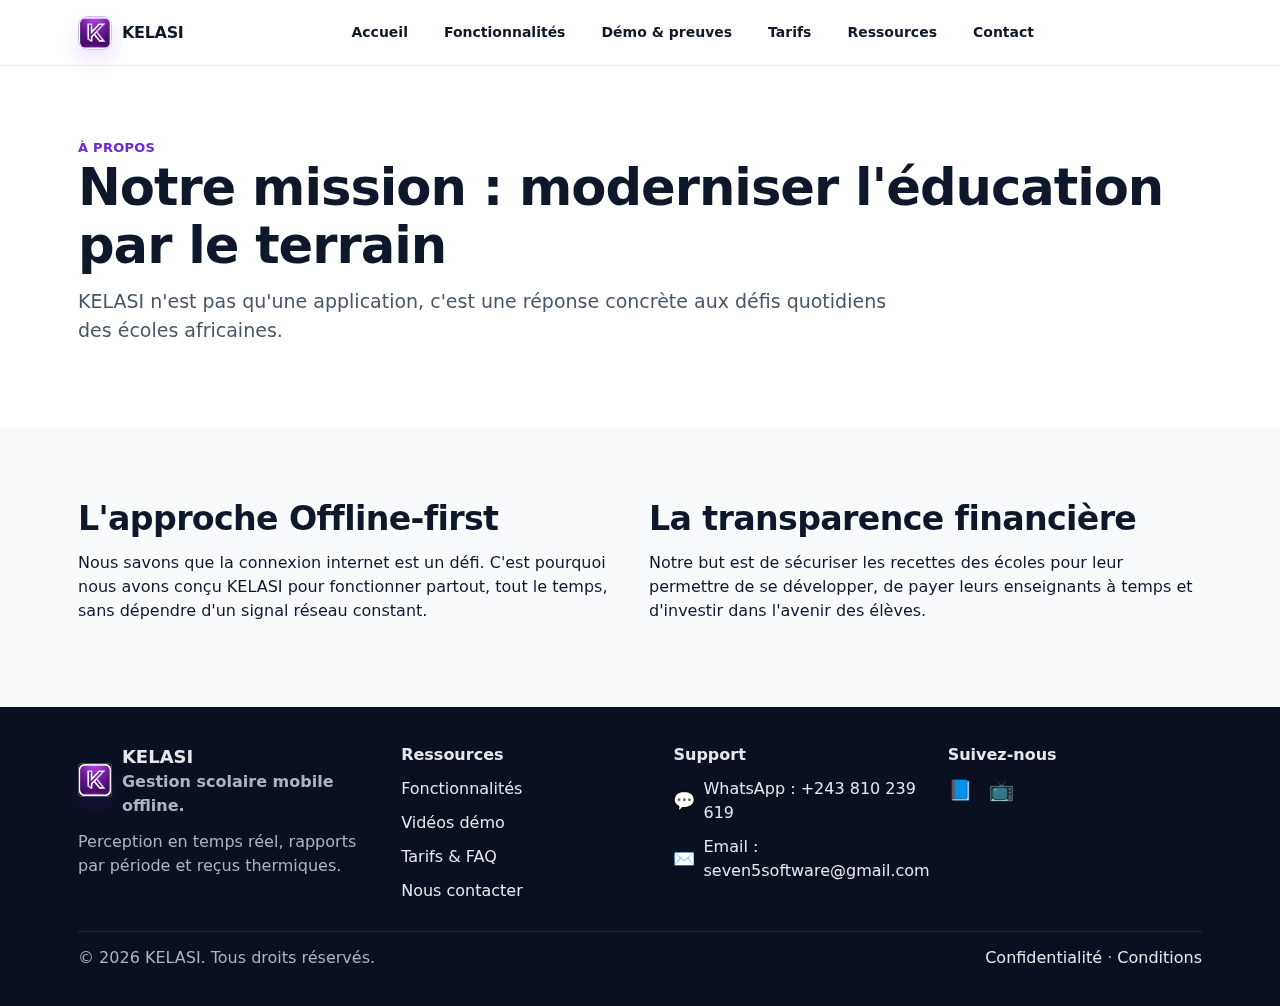
<file: apropos.html>
<!doctype html>
<html lang="fr">
<head>
  <meta charset="utf-8"/>
  <meta name="viewport" content="width=device-width,initial-scale=1"/>
  <title>À propos — KELASI</title>
  <meta name="description" content="À propos de KELASI : mission, valeurs et approche terrain pour une gestion scolaire mobile et offline-first."/>
  <link rel="canonical" href="https://kelasi.app/apropos.html"/>
  <meta name="robots" content="index,follow"/>
  <meta name="theme-color" content="#6D28D9"/>
  <link rel="stylesheet" href="assets/css/style.css"/>
  
</head>
<body>
<header class="header">
  <div class="container">
    <nav class="nav" aria-label="Navigation principale">
      <a class="brand" href="index.html">
        <img src="assets/media/logo.jpg" class="logo" alt="LOGO">
        <span>KELASI</span>
      </a>

      <div class="navlinks" role="navigation">
        <a data-nav href="index.html">Accueil</a>
        <a data-nav href="fonctionnalites.html">Fonctionnalités</a>
        <a data-nav href="demo.html">Démo & preuves</a>
        <a data-nav href="tarifs.html">Tarifs</a>
        <a data-nav href="ressources.html">Ressources</a>
        <a data-nav href="contact.html">Contact</a>
      </div>

      <div class="navcta">
        <button class="burger" type="button" data-burger aria-label="Ouvrir le menu" aria-expanded="false">
          <svg class="menu-icon" width="20" height="20" viewBox="0 0 24 24" fill="none" xmlns="http://www.w3.org/2000/svg" aria-hidden="true">
            <path d="M3 6h18M3 12h18M3 18h18" stroke="currentColor" stroke-width="2" stroke-linecap="round" stroke-linejoin="round"/>
          </svg>
        </button>
      </div>
    </nav>

    <div class="mobilemenu" data-mobilemenu data-open="false" aria-label="Menu mobile">
      <a data-nav href="index.html">Accueil</a>
      <a data-nav href="fonctionnalites.html">Fonctionnalités</a>
      <a data-nav href="cas-dusage.html">Cas d’usage</a>
      <a data-nav href="demo.html">Démo & preuves</a>
      <a data-nav href="tarifs.html">Tarifs</a>
      <a data-nav href="ressources.html">Ressources</a>
      <a data-nav href="apropos.html">À propos</a>
      <a data-nav href="contact.html">Contact</a>
      <div class="cta">
        <a class="btn primary full" href="contact.html#demo">Demander une démo</a>
        <a class="btn outline full" href="demo.html">Voir la vidéo</a>
      </div>
    </div>
  </div>
</header>

<section class="section">
  <div class="container">
    <div class="kicker">À propos</div>
    <h1>Notre mission : moderniser l'éducation par le terrain</h1>
    <p class="lead">KELASI n'est pas qu'une application, c'est une réponse concrète aux défis quotidiens des écoles africaines.</p>
  </div>
</section>

<section class="section soft">
  <div class="container">
    <div class="grid two" style="align-items:center;">
      <div>
        <h2>L'approche Offline-first</h2>
        <p>Nous savons que la connexion internet est un défi. C'est pourquoi nous avons conçu KELASI pour fonctionner partout, tout le temps, sans dépendre d'un signal réseau constant.</p>
      </div>
      <div>
        <h2>La transparence financière</h2>
        <p>Notre but est de sécuriser les recettes des écoles pour leur permettre de se développer, de payer leurs enseignants à temps et d'investir dans l'avenir des élèves.</p>
      </div>
    </div>
  </div>
</section>

<footer class="footer">
  <div class="container">
    <div class="footergrid">
      <div>
        <div class="brandline">
          <img src="assets/media/logo.jpg" class="logo" importance="high" alt="Logo KELASI" style="border-radius:4px;">
          <div>
            <div style="font-size:18px; font-weight:bold;">KELASI</div>
            <div class="muted">Gestion scolaire mobile offline.</div>
          </div>
        </div>
        <div style="margin-top:12px" class="muted">
          Perception en temps réel, rapports par période et reçus thermiques.
        </div>
      </div>

      <div>
        <div style="font-weight:900">Ressources</div>
        <ul>
          <li><a href="fonctionnalites.html">Fonctionnalités</a></li>
          <li><a href="demo.html">Vidéos démo</a></li>
          <li><a href="tarifs.html">Tarifs & FAQ</a></li>
          <li><a href="contact.html">Nous contacter</a></li>
        </ul>
      </div>

      <div>
        <div style="font-weight:900">Support</div>
        <ul style="list-style:none; padding:0;">
          <li style="margin-bottom:8px;">
            <a href="https://wa.me/243810239619" style="display:flex; align-items:center; gap:8px;">
              <span style="font-size:18px;">💬</span> WhatsApp : +243 810 239 619
            </a>
          </li>
          <li style="margin-bottom:8px;">
            <a href="mailto:seven5software@gmail.com" style="display:flex; align-items:center; gap:8px;">
              <span style="font-size:18px;">✉️</span> Email : seven5software@gmail.com
            </a>
          </li>
        </ul>
      </div>

      <div>
        <div style="font-weight:900">Suivez-nous</div>
        <div style="display:flex; gap:16px; margin-top:8px;">
          <a href="https://www.facebook.com/profile.php?id=61579936882814" target="_blank" title="Facebook" style="font-size:20px;">📘</a>
          <a href="https://www.youtube.com/@seven5-org" target="_blank" title="YouTube" style="font-size:20px;">📺</a>
        </div>
      </div>
    </div>

    <div class="bottom">
      <div class="muted">© <span id="y"></span> KELASI. Tous droits réservés.</div>
      <div class="muted">
        <a href="confidentialite.html">Confidentialité</a> ·
        <a href="conditions.html">Conditions</a>
      </div>
    </div>
  </div>

  <script>document.getElementById("y").textContent=new Date().getFullYear();</script>
</footer>
<script src="assets/js/main.js" defer></script>
</body>
</html>
</file>
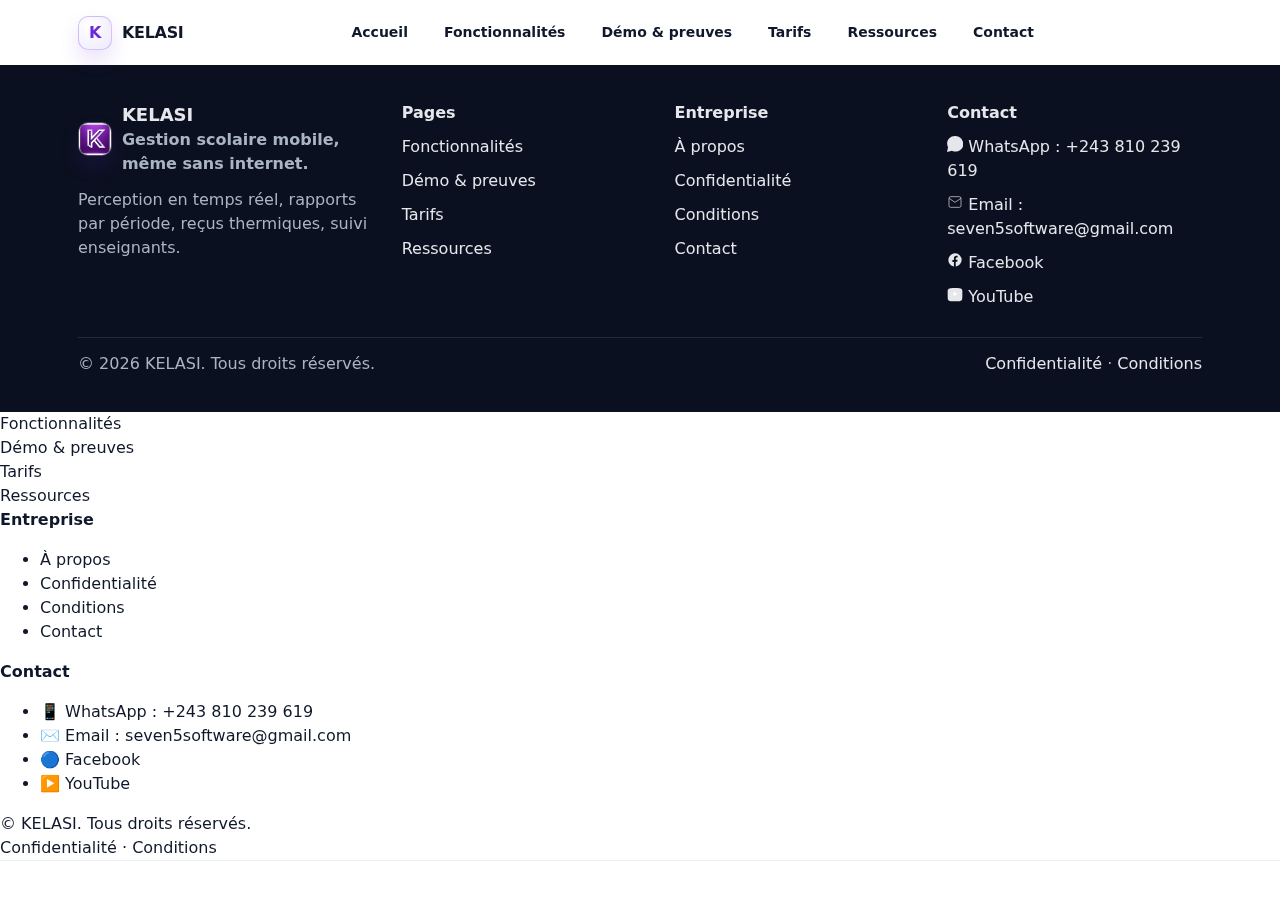
<file: conditions.html>
<!doctype html>
<html lang="fr">
<head>
  <meta charset="utf-8"/>
  <meta name="viewport" content="width=device-width,initial-scale=1"/>
  <title>Conditions — KELASI</title>
  <meta name="description" content="Conditions d’utilisation de KELASI : comptes, usage, données, paiement, support et limitations."/>
  <link rel="canonical" href="https://kelasi.app/conditions.html"/>
  <meta name="robots" content="index,follow"/>
  <meta name="theme-color" content="#6D28D9"/>
  <link rel="stylesheet" href="assets/css/style.css"/>
  
</head>
<body>
<header class="header">
  <div class="container">
    <nav class="nav" aria-label="Navigation principale">
      <a class="brand" href="index.html">
        <div class="logo" aria-hidden="true">K</div>
        <span>KELASI</span>
      </a>

      <div class="navlinks" role="navigation">
        <a data-nav href="index.html">Accueil</a>
        <a data-nav href="fonctionnalites.html">Fonctionnalités</a>
        <a data-nav href="demo.html">Démo & preuves</a>
        <a data-nav href="tarifs.html">Tarifs</a>
        <a data-nav href="ressources.html">Ressources</a>
        <a data-nav href="contact.html">Contact</a>
      </div>

      <div class="navcta">
        <button class="burger" type="button" data-burger aria-label="Ouvrir le menu" aria-expanded="false">
          <svg class="menu-icon" width="20" height="20" viewBox="0 0 24 24" fill="none" xmlns="http://www.w3.org/2000/svg" aria-hidden="true">
            <path d="M3 6h18M3 12h18M3 18h18" stroke="currentColor" stroke-width="2" stroke-linecap="round" stroke-linejoin="round"/>
          </svg>
        </button>
      </div>
    </nav>

    <div class="mobilemenu" data-mobilemenu data-open="false" aria-label="Menu mobile">
      <a data-nav href="index.html">Accueil</a>
      <a data-nav href="fonctionnalites.html">Fonctionnalités</a>
      <a data-nav href="cas-dusage.html">Cas d’usage</a>
      <a data-nav href="demo.html">Démo & preuves</a>
      <a data-nav href="tarifs.html">Tarifs</a>
      <a data-nav href="ressources.html">Ressources</a>
      <a data-nav href="apropos.html">À propos</a>
      <a data-nav href="contact.html">Contact</a>
      <div class="cta">
        <a class="btn primary full" href="contact.html#demo">Demander une démo</a>
        <a class="btn outline full" href="demo.html">Voir la vidéo</a>
      </div>
    </div>
  </div>
<footer class="footer">
  <div class="container">
    <div class="footergrid">
      <div>
        <div class="brandline">
          <img src="/assets/media/logo.jpg" class="logo" importance="high" alt="Logo KELASI">
          <div>
            <div style="font-size:18px">KELASI</div>
            <div class="muted">Gestion scolaire mobile, même sans internet.</div>
          </div>
        </div>
        <div style="margin-top:12px" class="muted">
          Perception en temps réel, rapports par période, reçus thermiques, suivi enseignants.
        </div>
      </div>

      <div>
        <div style="font-weight:900">Pages</div>
        <ul>
          <li><a href="fonctionnalites.html">Fonctionnalités</a></li>
          <li><a href="demo.html">Démo & preuves</a></li>
          <li><a href="tarifs.html">Tarifs</a></li>
          <li><a href="ressources.html">Ressources</a></li>
        </ul>
      </div>

      <div>
        <div style="font-weight:900">Entreprise</div>
        <ul>
          <li><a href="apropos.html">À propos</a></li>
          <li><a href="confidentialite.html">Confidentialité</a></li>
          <li><a href="conditions.html">Conditions</a></li>
          <li><a href="contact.html">Contact</a></li>
        </ul>
      </div>

      <div>
        <div style="font-weight:900">Contact</div>
        <ul>
          <li class="muted">
            <a href="https://wa.me/243810239619" aria-label="WhatsApp">
              <svg width="16" height="16" viewBox="0 0 24 24" fill="none" xmlns="http://www.w3.org/2000/svg" aria-hidden="true">
                <path d="M21.6 4.2A11.9 11.9 0 0012 0C5.4 0 .2 4.9.2 11.3c0 2  .5 3.9 1.4 5.6L0 24l7.5-2.0c1.6.9 3.4 1.4 5.2 1.4 6.6 0 11.8-4.9 11.8-11.3 0-1.9-.5-3.7-1.5-5.3z" stroke="currentColor" stroke-width="0" fill="currentColor"/>
              </svg>
              WhatsApp : +243 810 239 619
            </a>
          </li>
          <li class="muted">
            <a href="mailto:seven5software@gmail.com" aria-label="Email">
              <svg width="16" height="16" viewBox="0 0 24 24" fill="none" xmlns="http://www.w3.org/2000/svg" aria-hidden="true">
                <path d="M3 6.5v11A2.5 2.5 0 005.5 20h13a2.5 2.5 0 002.5-2.5v-11A2.5 2.5 0 0018.5 4h-13A2.5 2.5 0 003 6.5z" stroke="currentColor" stroke-width="1" fill="none"/>
                <path d="M21 6.5l-9 6-9-6" stroke="currentColor" stroke-width="1" fill="none"/>
              </svg>
              Email : seven5software@gmail.com
            </a>
          </li>
          <li class="muted">
            <a href="https://www.facebook.com/profile.php?id=61579936882814" target="_blank" rel="noopener noreferrer" aria-label="Facebook">
              <svg width="16" height="16" viewBox="0 0 24 24" fill="none" xmlns="http://www.w3.org/2000/svg" aria-hidden="true">
                <path d="M22 12a10 10 0 10-11.6 9.9v-7H8.1v-3h2.3V9.3c0-2.3 1.4-3.6 3.5-3.6 1 0 2 .1 2 .1v2.3h-1.2c-1.2 0-1.6.8-1.6 1.6v1.9h2.7l-.4 3h-2.3v7A10 10 0 0022 12z" stroke="currentColor" stroke-width="0" fill="currentColor"/>
              </svg>
              Facebook
            </a>
          </li>
          <li class="muted">
            <a href="https://www.youtube.com/@seven5-org" target="_blank" rel="noopener noreferrer" aria-label="YouTube">
              <svg width="16" height="16" viewBox="0 0 24 24" fill="none" xmlns="http://www.w3.org/2000/svg" aria-hidden="true">
                <path d="M23 7s-.2-1.6-.8-2.3c-.8-.9-1.7-.9-2.1-1C17.6 3 12 3 12 3s-5.6 0-7.9.7c-.4.1-1.3.1-2.1 1C1.2 5.4 1 7 1 7S1 8.8 1 10.5v3C1 17.2 1.2 19 1.2 19s.2 1.6.8 2.3c.8.9 1.9.9 2.4 1.1C6.4 23 12 23 12 23s5.6 0 7.9-.6c.4-.1 1.3-.1 2.1-1 .6-.7.8-2.3.8-2.3s.2-1.8.2-3.5v-3C23 8.8 23 7 23 7z" stroke="currentColor" stroke-width="0" fill="currentColor"/>
                <path d="M9.8 15.5l5.6-3.5-5.6-3.5v7z" fill="#fff"/>
              </svg>
              YouTube
            </a>
          </li>
        </ul>
      </div>
    </div>
    <div class="bottom">
      <div class="muted">© <span id="y"></span> KELASI. Tous droits réservés.</div>
      <div class="muted"><a href="confidentialite.html">Confidentialité</a> · <a href="conditions.html">Conditions</a></div>
    </div>
  </div>
  <script>document.getElementById("y").textContent=new Date().getFullYear();</script>
</footer>
          <li><a href="fonctionnalites.html">Fonctionnalités</a></li>
          <li><a href="demo.html">Démo & preuves</a></li>
          <li><a href="tarifs.html">Tarifs</a></li>
          <li><a href="ressources.html">Ressources</a></li>
        </ul>
      </div>

      <div>
        <div style="font-weight:900">Entreprise</div>
        <ul>
          <li><a href="apropos.html">À propos</a></li>
          <li><a href="confidentialite.html">Confidentialité</a></li>
          <li><a href="conditions.html">Conditions</a></li>
          <li><a href="contact.html">Contact</a></li>
        </ul>
      </div>

      <div>
        <div style="font-weight:900">Contact</div>
        <ul>
          <li class="muted"><a href="https://wa.me/243810239619">📱 WhatsApp : +243 810 239 619</a></li>
          <li class="muted"><a href="mailto:seven5software@gmail.com">✉️ Email : seven5software@gmail.com</a></li>
          <li class="muted"><a href="https://www.facebook.com/profile.php?id=61579936882814" target="_blank" rel="noopener noreferrer">🔵 Facebook</a></li>
          <li class="muted"><a href="https://www.youtube.com/@seven5-org" target="_blank" rel="noopener noreferrer">▶️ YouTube</a></li>
        </ul>
      </div>
    </div>

    <div class="bottom">
      <div class="muted">© <span id="y"></span> KELASI. Tous droits réservés.</div>
      <div class="muted">
        <a href="confidentialite.html">Confidentialité</a> ·
        <a href="conditions.html">Conditions</a>
      </div>
    </div>
  </div>

  <script>
    document.getElementById("y").textContent = new Date().getFullYear();
  </script>
</footer>
<script src="assets/js/main.js" defer></script>
</body>
</html>
</file>
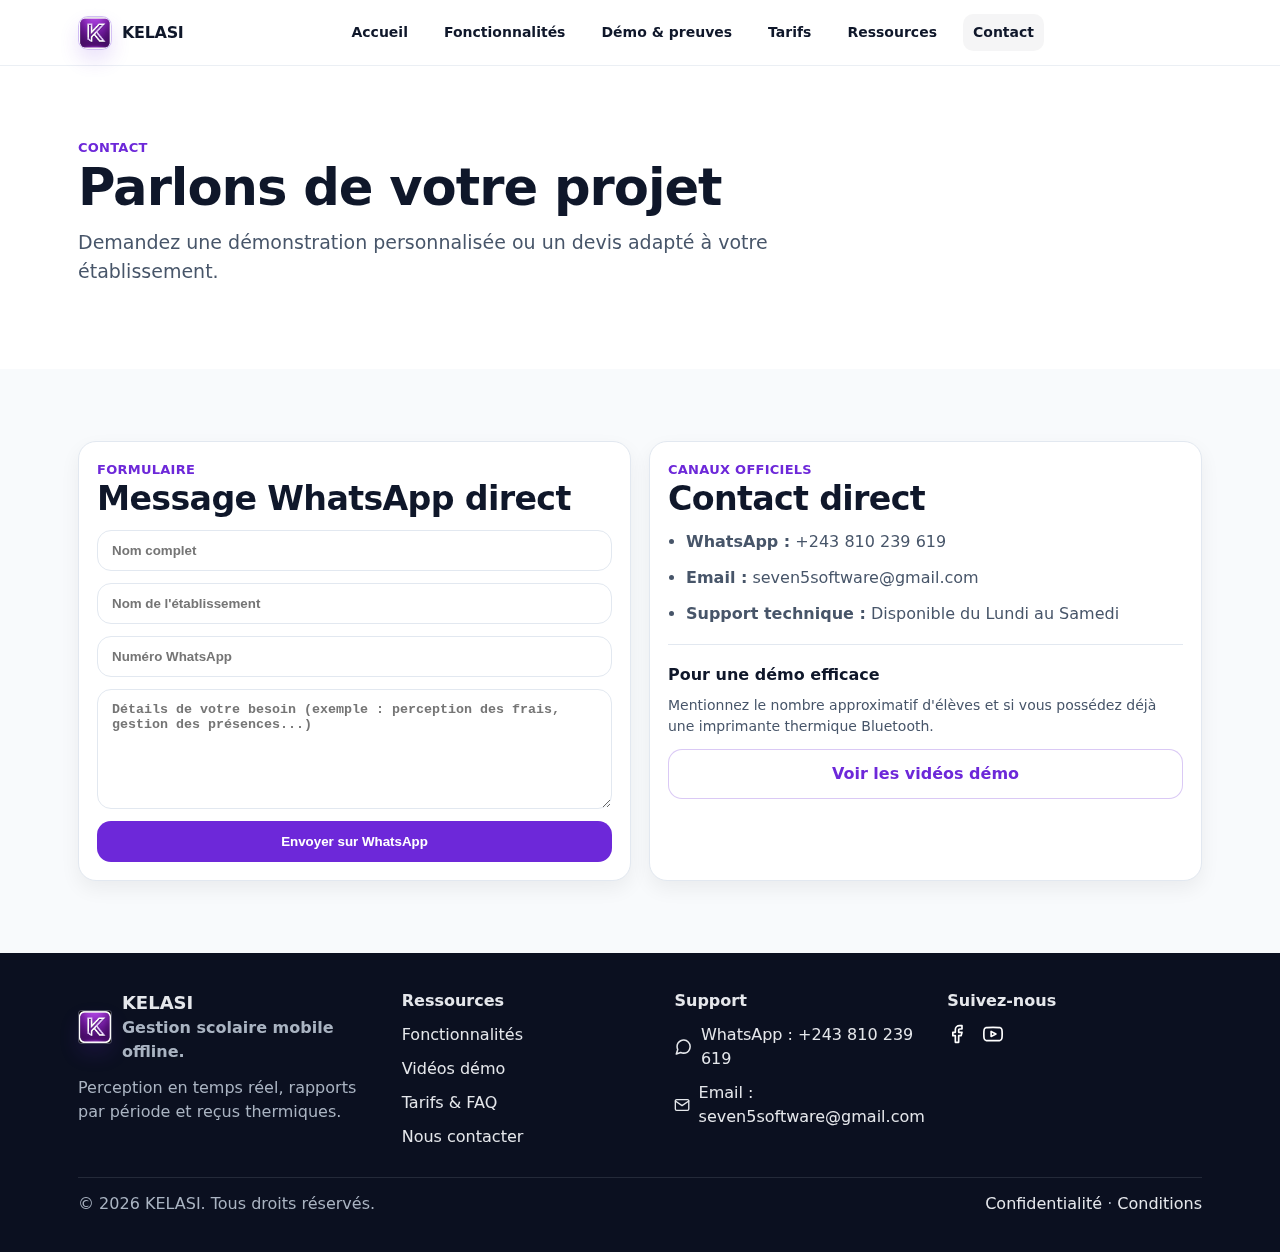
<file: contact.html>
<!doctype html>
<html lang="fr">
<head>
  <meta charset="utf-8"/>
  <meta name="viewport" content="width=device-width,initial-scale=1"/>
  <title>Contact — KELASI</title>
  <meta name="description" content="Contactez KELASI : demande de démo, devis, support et informations. Formulaire WhatsApp rapide."/>
  <link rel="canonical" href="https://kelasi.app/contact.html"/>
  <meta name="robots" content="index,follow"/>
  <meta name="theme-color" content="#6D28D9"/>
  <link rel="stylesheet" href="assets/css/style.css"/>
  
</head>
<body>
<header class="header">
  <div class="container">
    <nav class="nav" aria-label="Navigation principale">
      <a class="brand" href="index.html">
        <img src="assets/media/logo.jpg" class="logo" alt="LOGO">
        <span>KELASI</span>
      </a>

      <div class="navlinks" role="navigation">
        <a data-nav href="index.html">Accueil</a>
        <a data-nav href="fonctionnalites.html">Fonctionnalités</a>
        <a data-nav href="demo.html">Démo & preuves</a>
        <a data-nav href="tarifs.html">Tarifs</a>
        <a data-nav href="ressources.html">Ressources</a>
        <a data-nav href="contact.html">Contact</a>
      </div>

      <div class="navcta">
        <button class="burger" type="button" data-burger aria-label="Ouvrir le menu" aria-expanded="false">
          <svg class="menu-icon" width="20" height="20" viewBox="0 0 24 24" fill="none" xmlns="http://www.w3.org/2000/svg" aria-hidden="true">
            <path d="M3 6h18M3 12h18M3 18h18" stroke="currentColor" stroke-width="2" stroke-linecap="round" stroke-linejoin="round"/>
          </svg>
        </button>
      </div>
    </nav>

    <div class="mobilemenu" data-mobilemenu data-open="false" aria-label="Menu mobile">
      <a data-nav href="index.html">Accueil</a>
      <a data-nav href="fonctionnalites.html">Fonctionnalités</a>
      <a data-nav href="cas-dusage.html">Cas d’usage</a>
      <a data-nav href="demo.html">Démo & preuves</a>
      <a data-nav href="tarifs.html">Tarifs</a>
      <a data-nav href="ressources.html">Ressources</a>
      <a data-nav href="apropos.html">À propos</a>
      <a data-nav href="contact.html">Contact</a>
      <div class="cta">
        <a class="btn primary full" href="contact.html#demo">Demander une démo</a>
        <a class="btn outline full" href="demo.html">Voir la vidéo</a>
      </div>
    </div>
  </div>
</header>

<section class="section">
  <div class="container">
    <div class="kicker">Contact</div>
    <h1>Parlons de votre projet</h1>
    <p class="lead">Demandez une démonstration personnalisée ou un devis adapté à votre établissement.</p>
  </div>
</section>

<section class="section soft" id="demo">
  <div class="container grid two">
    <div class="card">
      <div class="kicker">Formulaire</div>
      <h2>Message WhatsApp direct</h2>
      <form class="form" data-contactform>
        <input class="input" name="name" placeholder="Nom complet" required/>
        <input class="input" name="school" placeholder="Nom de l'établissement" required/>
        <input class="input" name="phone" placeholder="Numéro WhatsApp" required/>
        <textarea class="input" name="message" placeholder="Détails de votre besoin (exemple : perception des frais, gestion des présences...)" required></textarea>
        <button class="btn primary full" type="submit">Envoyer sur WhatsApp</button>
      </form>
    </div>
    <div class="card">
      <div class="kicker">Canaux officiels</div>
      <h2>Contact direct</h2>
      <ul class="ul">
        <li style="margin-bottom:12px;"><strong>WhatsApp :</strong> +243 810 239 619</li>
        <li style="margin-bottom:12px;"><strong>Email :</strong> seven5software@gmail.com</li>
        <li style="margin-bottom:12px;"><strong>Support technique :</strong> Disponible du Lundi au Samedi</li>
      </ul>
      <div class="hr"></div>
      <div class="title">Pour une démo efficace</div>
      <p class="meta">Mentionnez le nombre approximatif d'élèves et si vous possédez déjà une imprimante thermique Bluetooth.</p>
      <a class="btn outline full" href="demo.html">Voir les vidéos démo</a>
    </div>
  </div>
</section>

<footer class="footer">
  <div class="container">
    <div class="footergrid">
      <div>
        <div class="brandline">
          <img src="assets/media/logo.jpg" class="logo" importance="high" alt="Logo KELASI" style="border-radius:4px;">
          <div>
            <div style="font-size:18px; font-weight:bold;">KELASI</div>
            <div class="muted">Gestion scolaire mobile offline.</div>
          </div>
        </div>
        <div style="margin-top:12px" class="muted">
          Perception en temps réel, rapports par période et reçus thermiques.
        </div>
      </div>

      <div>
        <div style="font-weight:900">Ressources</div>
        <ul>
          <li><a href="fonctionnalites.html">Fonctionnalités</a></li>
          <li><a href="demo.html">Vidéos démo</a></li>
          <li><a href="tarifs.html">Tarifs & FAQ</a></li>
          <li><a href="contact.html">Nous contacter</a></li>
        </ul>
      </div>

      <div>
        <div style="font-weight:900">Support</div>
        <ul style="list-style:none; padding:0;">
          <li style="margin-bottom:8px;">
            <a href="https://wa.me/243810239619" style="display:flex; align-items:center; gap:8px;">
              <svg class="icon-svg" viewBox="0 0 24 24"><path d="M21 11.5a8.38 8.38 0 0 1-.9 3.8 8.5 8.5 0 0 1-7.6 4.7 8.38 8.38 0 0 1-3.8-.9L3 21l1.9-5.7a8.38 8.38 0 0 1-.9-3.8 8.5 8.5 0 0 1 4.7-7.6 8.38 8.38 0 0 1 3.8-.9h.5a8.48 8.48 0 0 1 8 8v.5z"></path></svg>
              WhatsApp : +243 810 239 619
            </a>
          </li>
          <li style="margin-bottom:8px;">
            <a href="mailto:seven5software@gmail.com" style="display:flex; align-items:center; gap:8px;">
              <svg class="icon-svg" viewBox="0 0 24 24"><path d="M4 4h16c1.1 0 2 .9 2 2v12c0 1.1-.9 2-2 2H4c-1.1 0-2-.9-2-2V6c0-1.1.9-2 2-2z"></path><polyline points="22,6 12,13 2,6"></polyline></svg>
              Email : seven5software@gmail.com
            </a>
          </li>
        </ul>
      </div>

      <div>
        <div style="font-weight:900">Suivez-nous</div>
        <div style="display:flex; gap:16px; margin-top:8px;">
          <a href="https://www.facebook.com/profile.php?id=61579936882814" target="_blank" title="Facebook" style="color:white;">
            <svg class="icon-svg" viewBox="0 0 24 24"><path d="M18 2h-3a5 5 0 0 0-5 5v3H7v4h3v8h4v-8h3l1-4h-4V7a1 1 0 0 1 1-1h3z"></path></svg>
          </a>
          <a href="https://www.youtube.com/@seven5-org" target="_blank" title="YouTube" style="color:white;">
            <svg class="icon-svg" viewBox="0 0 24 24"><path d="M22.54 6.42a2.78 2.78 0 0 0-1.94-2C18.88 4 12 4 12 4s-6.88 0-8.6.42a2.78 2.78 0 0 0-1.94 2C1 8.11 1 12 1 12s0 3.89.42 5.58a2.78 2.78 0 0 0 1.94 2C5.12 20 12 20 12 20s6.88 0 8.6-.42a2.78 2.78 0 0 0 1.94-2C23 15.89 23 12 23 12s0-3.89-.42-5.58z"></path><polygon points="9.75 15.02 15.5 12 9.75 8.98 9.75 15.02"></polygon></svg>
          </a>
        </div>
      </div>
    </div>

    <div class="bottom">
      <div class="muted">© <span id="y"></span> KELASI. Tous droits réservés.</div>
      <div class="muted">
        <a href="confidentialite.html">Confidentialité</a> ·
        <a href="conditions.html">Conditions</a>
      </div>
    </div>
  </div>

  <script>document.getElementById("y").textContent=new Date().getFullYear();</script>
</footer>
<script src="assets/js/main.js" defer></script>
</body>
</html>
</file>
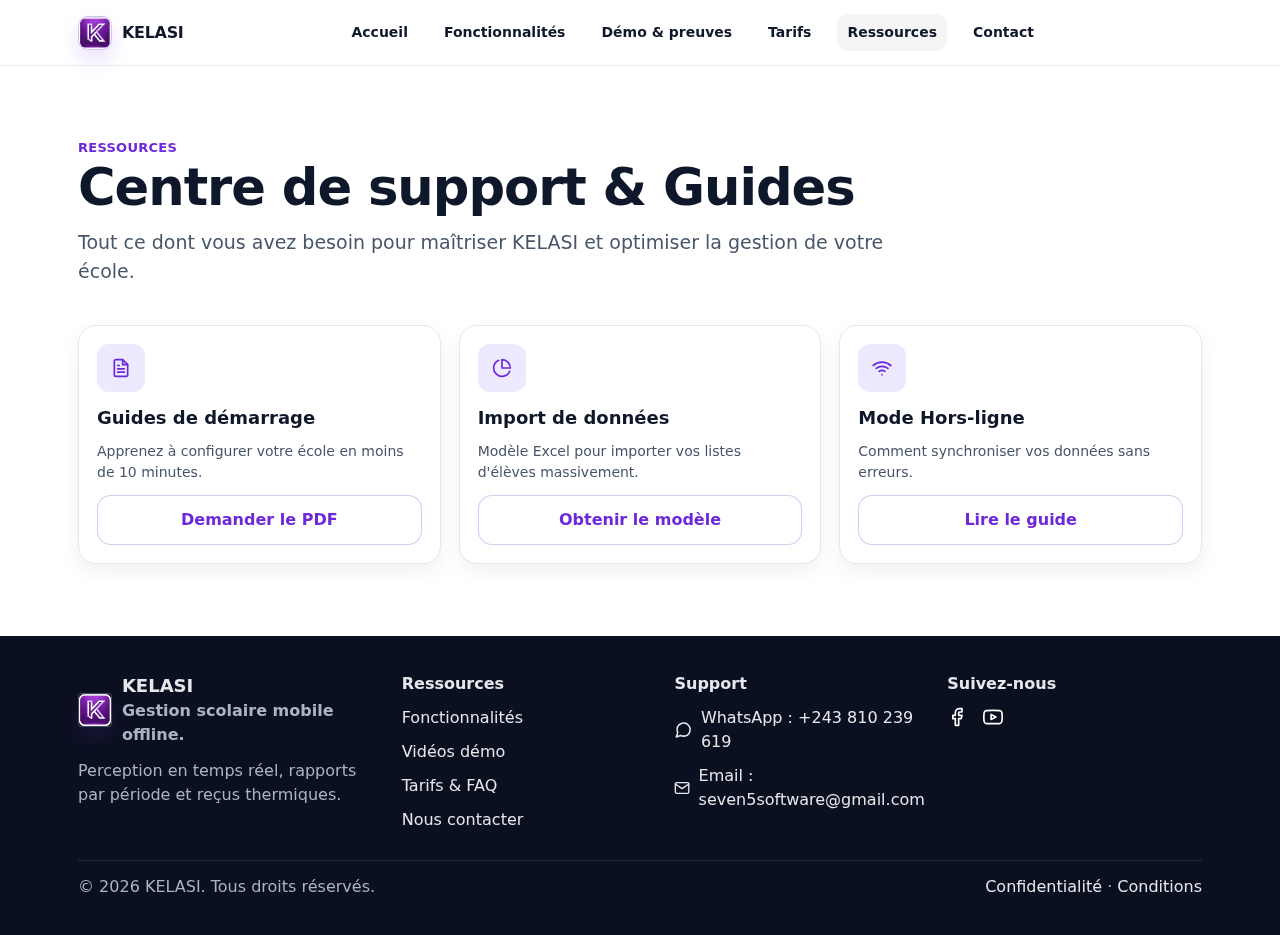
<file: ressources.html>
<!doctype html>
<html lang="fr">
<head>
  <meta charset="utf-8"/>
  <meta name="viewport" content="width=device-width,initial-scale=1"/>
  <title>Ressources — KELASI</title>
  <meta name="description" content="Ressources KELASI : FAQ, guides, import élèves, offline, support et bonnes pratiques."/>
  <link rel="canonical" href="https://kelasi.app/ressources.html"/>
  <meta name="robots" content="index,follow"/>
  <meta name="theme-color" content="#6D28D9"/>
  <link rel="stylesheet" href="assets/css/style.css"/>
  
</head>
<body>
<header class="header">
  <div class="container">
    <nav class="nav" aria-label="Navigation principale">
      <a class="brand" href="index.html">
        <img src="assets/media/logo.jpg" class="logo" alt="LOGO">
        <span>KELASI</span>
      </a>

      <div class="navlinks" role="navigation">
        <a data-nav href="index.html">Accueil</a>
        <a data-nav href="fonctionnalites.html">Fonctionnalités</a>
        <a data-nav href="demo.html">Démo & preuves</a>
        <a data-nav href="tarifs.html">Tarifs</a>
        <a data-nav href="ressources.html">Ressources</a>
        <a data-nav href="contact.html">Contact</a>
      </div>

      <div class="navcta">
        <button class="burger" type="button" data-burger aria-label="Ouvrir le menu" aria-expanded="false">
          <svg class="menu-icon" width="20" height="20" viewBox="0 0 24 24" fill="none" xmlns="http://www.w3.org/2000/svg" aria-hidden="true">
            <path d="M3 6h18M3 12h18M3 18h18" stroke="currentColor" stroke-width="2" stroke-linecap="round" stroke-linejoin="round"/>
          </svg>
        </button>
      </div>
    </nav>

    <div class="mobilemenu" data-mobilemenu data-open="false" aria-label="Menu mobile">
      <a data-nav href="index.html">Accueil</a>
      <a data-nav href="fonctionnalites.html">Fonctionnalités</a>
      <a data-nav href="cas-dusage.html">Cas d’usage</a>
      <a data-nav href="demo.html">Démo & preuves</a>
      <a data-nav href="tarifs.html">Tarifs</a>
      <a data-nav href="ressources.html">Ressources</a>
      <a data-nav href="apropos.html">À propos</a>
      <a data-nav href="contact.html">Contact</a>
      <div class="cta">
        <a class="btn primary full" href="contact.html#demo">Demander une démo</a>
        <a class="btn outline full" href="demo.html">Voir la vidéo</a>
      </div>
    </div>
  </div>
</header>

<section class="section">
  <div class="container">
    <div class="kicker">Ressources</div>
    <h1>Centre de support & Guides</h1>
    <p class="lead">Tout ce dont vous avez besoin pour maîtriser KELASI et optimiser la gestion de votre école.</p>
    
    <div class="grid three" style="margin-top:40px;">
      <div class="card">
        <div class="feature-icon-box">
          <svg class="icon-svg" viewBox="0 0 24 24"><path d="M14 2H6a2 2 0 0 0-2 2v16a2 2 0 0 0 2 2h12a2 2 0 0 0 2-2V8z"></path><polyline points="14 2 14 8 20 8"></polyline><line x1="16" y1="13" x2="8" y2="13"></line><line x1="16" y1="17" x2="8" y2="17"></line><polyline points="10 9 9 9 8 9"></polyline></svg>
        </div>
        <h3>Guides de démarrage</h3>
        <p class="meta">Apprenez à configurer votre école en moins de 10 minutes.</p>
        <a class="btn outline full" href="contact.html">Demander le PDF</a>
      </div>
      <div class="card">
        <div class="feature-icon-box">
          <svg class="icon-svg" viewBox="0 0 24 24"><path d="M21.21 15.89A10 10 0 1 1 8 2.83"></path><path d="M22 12A10 10 0 0 0 12 2v10z"></path></svg>
        </div>
        <h3>Import de données</h3>
        <p class="meta">Modèle Excel pour importer vos listes d'élèves massivement.</p>
        <a class="btn outline full" href="contact.html">Obtenir le modèle</a>
      </div>
      <div class="card">
        <div class="feature-icon-box">
          <svg class="icon-svg" viewBox="0 0 24 24"><path d="M5 12.55a11 11 0 0 1 14.08 0"></path><path d="M1.42 9a16 16 0 0 1 21.16 0"></path><path d="M8.53 16.11a6 6 0 0 1 6.95 0"></path><line x1="12" y1="20" x2="12.01" y2="20"></line></svg>
        </div>
        <h3>Mode Hors-ligne</h3>
        <p class="meta">Comment synchroniser vos données sans erreurs.</p>
        <a class="btn outline full" href="contact.html">Lire le guide</a>
      </div>
    </div>
  </div>
</section>

<footer class="footer">
  <div class="container">
    <div class="footergrid">
      <div>
        <div class="brandline">
          <img src="assets/media/logo.jpg" class="logo" importance="high" alt="Logo KELASI" style="border-radius:4px;">
          <div>
            <div style="font-size:18px; font-weight:bold;">KELASI</div>
            <div class="muted">Gestion scolaire mobile offline.</div>
          </div>
        </div>
        <div style="margin-top:12px" class="muted">
          Perception en temps réel, rapports par période et reçus thermiques.
        </div>
      </div>

      <div>
        <div style="font-weight:900">Ressources</div>
        <ul>
          <li><a href="fonctionnalites.html">Fonctionnalités</a></li>
          <li><a href="demo.html">Vidéos démo</a></li>
          <li><a href="tarifs.html">Tarifs & FAQ</a></li>
          <li><a href="contact.html">Nous contacter</a></li>
        </ul>
      </div>

      <div>
        <div style="font-weight:900">Support</div>
        <ul style="list-style:none; padding:0;">
          <li style="margin-bottom:8px;">
            <a href="https://wa.me/243810239619" style="display:flex; align-items:center; gap:8px;">
              <svg class="icon-svg" viewBox="0 0 24 24"><path d="M21 11.5a8.38 8.38 0 0 1-.9 3.8 8.5 8.5 0 0 1-7.6 4.7 8.38 8.38 0 0 1-3.8-.9L3 21l1.9-5.7a8.38 8.38 0 0 1-.9-3.8 8.5 8.5 0 0 1 4.7-7.6 8.38 8.38 0 0 1 3.8-.9h.5a8.48 8.48 0 0 1 8 8v.5z"></path></svg>
              WhatsApp : +243 810 239 619
            </a>
          </li>
          <li style="margin-bottom:8px;">
            <a href="mailto:seven5software@gmail.com" style="display:flex; align-items:center; gap:8px;">
              <svg class="icon-svg" viewBox="0 0 24 24"><path d="M4 4h16c1.1 0 2 .9 2 2v12c0 1.1-.9 2-2 2H4c-1.1 0-2-.9-2-2V6c0-1.1.9-2 2-2z"></path><polyline points="22,6 12,13 2,6"></polyline></svg>
              Email : seven5software@gmail.com
            </a>
          </li>
        </ul>
      </div>

      <div>
        <div style="font-weight:900">Suivez-nous</div>
        <div style="display:flex; gap:16px; margin-top:8px;">
          <a href="https://www.facebook.com/profile.php?id=61579936882814" target="_blank" title="Facebook" style="color:white;">
            <svg class="icon-svg" viewBox="0 0 24 24"><path d="M18 2h-3a5 5 0 0 0-5 5v3H7v4h3v8h4v-8h3l1-4h-4V7a1 1 0 0 1 1-1h3z"></path></svg>
          </a>
          <a href="https://www.youtube.com/@seven5-org" target="_blank" title="YouTube" style="color:white;">
            <svg class="icon-svg" viewBox="0 0 24 24"><path d="M22.54 6.42a2.78 2.78 0 0 0-1.94-2C18.88 4 12 4 12 4s-6.88 0-8.6.42a2.78 2.78 0 0 0-1.94 2C1 8.11 1 12 1 12s0 3.89.42 5.58a2.78 2.78 0 0 0 1.94 2C5.12 20 12 20 12 20s6.88 0 8.6-.42a2.78 2.78 0 0 0 1.94-2C23 15.89 23 12 23 12s0-3.89-.42-5.58z"></path><polygon points="9.75 15.02 15.5 12 9.75 8.98 9.75 15.02"></polygon></svg>
          </a>
        </div>
      </div>
    </div>

    <div class="bottom">
      <div class="muted">© <span id="y"></span> KELASI. Tous droits réservés.</div>
      <div class="muted">
        <a href="confidentialite.html">Confidentialité</a> ·
        <a href="conditions.html">Conditions</a>
      </div>
    </div>
  </div>

  <script>document.getElementById("y").textContent=new Date().getFullYear();</script>
</footer>
<script src="assets/js/main.js" defer></script>
</body>
</html>
</file>
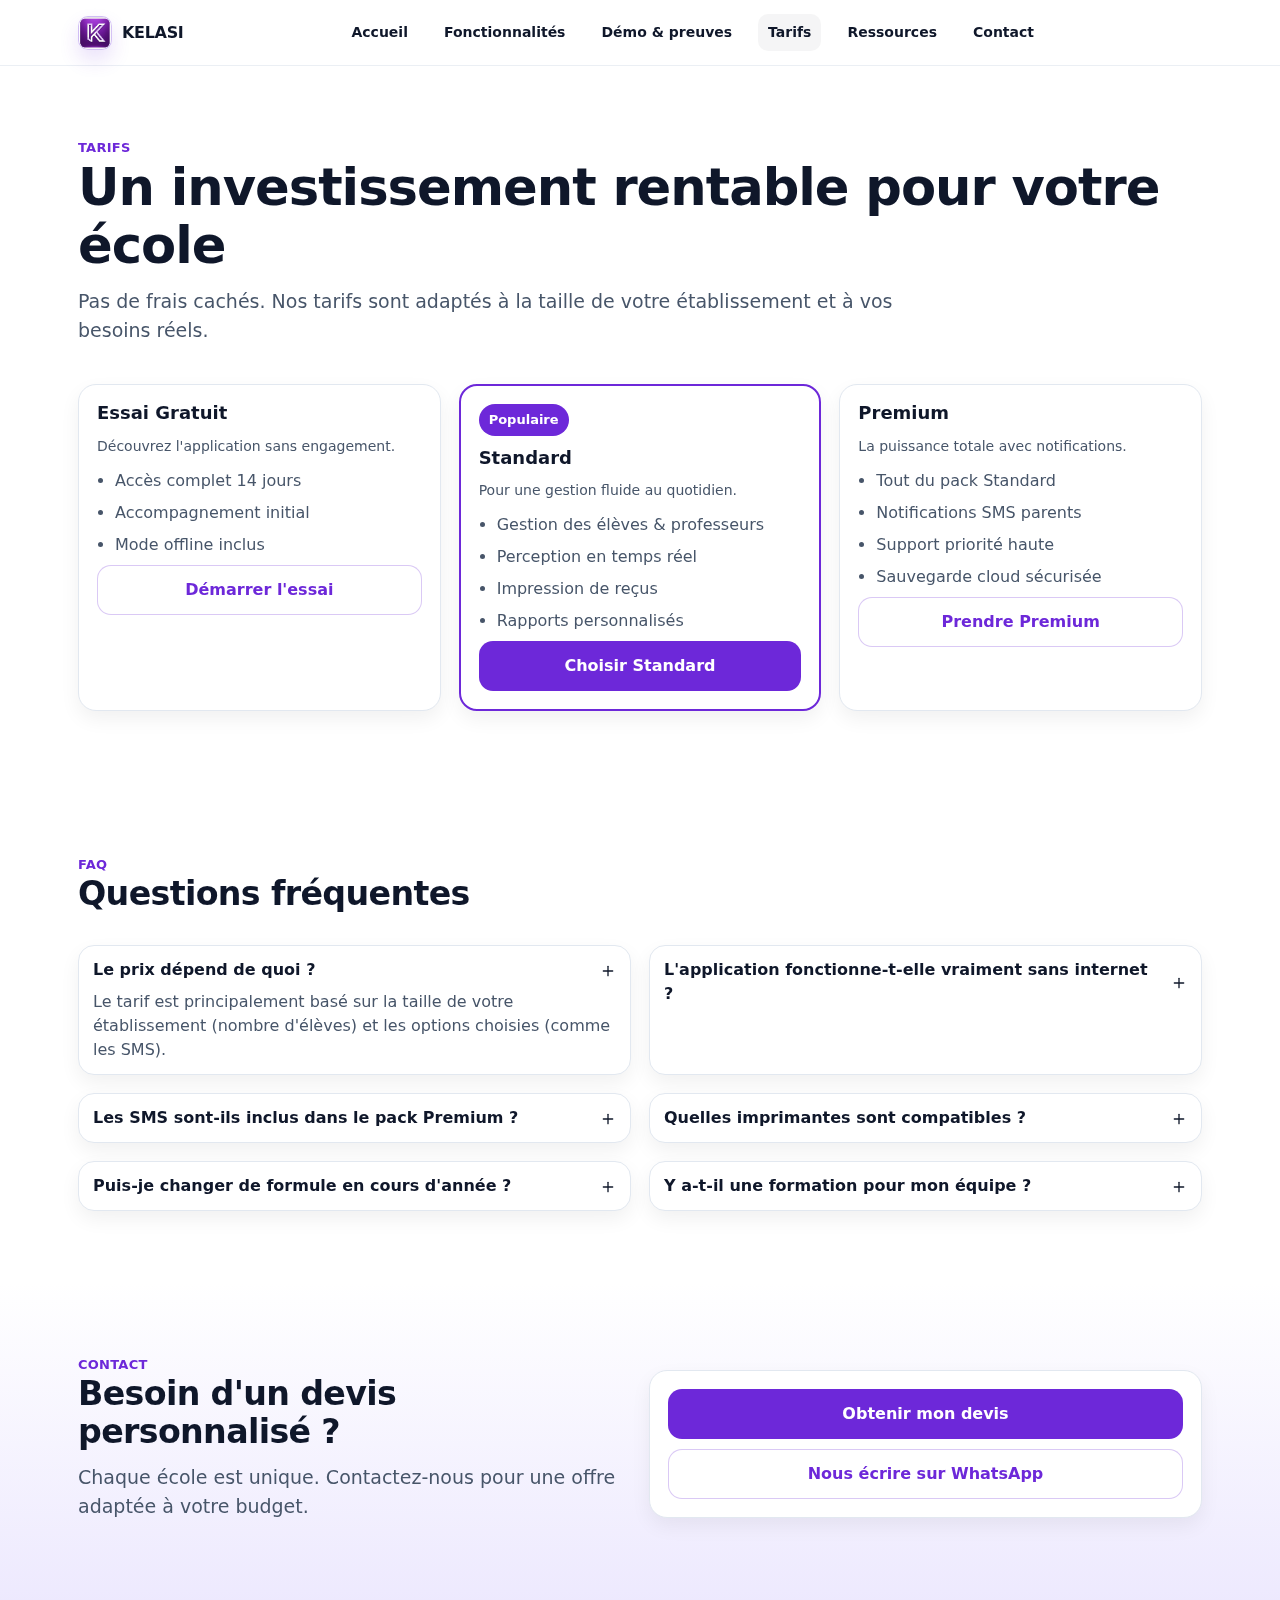
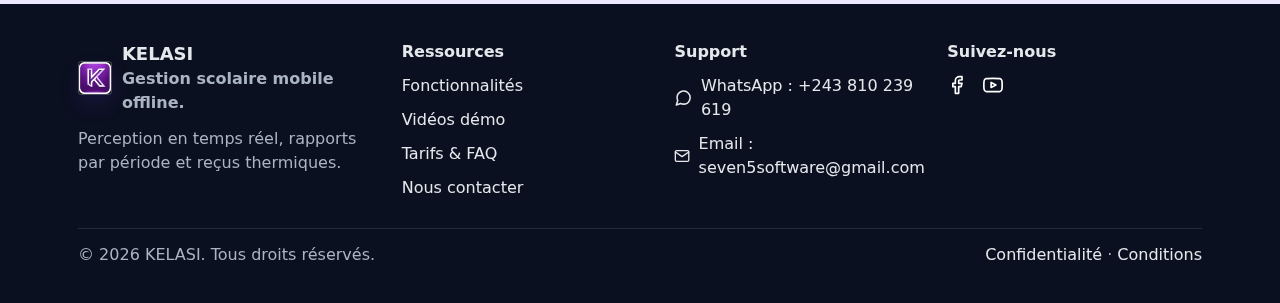
<file: tarifs.html>
<!doctype html>
<html lang="fr">
<head>
  <meta charset="utf-8"/>
  <meta name="viewport" content="width=device-width,initial-scale=1"/>
  <title>Tarifs — KELASI</title>
  <meta name="description" content="Tarifs KELASI : essai, Standard, Premium (SMS). Modèle simple par école, adapté au terrain."/>
  <link rel="canonical" href="https://kelasi.app/tarifs.html"/>
  <meta name="robots" content="index,follow"/>
  <meta name="theme-color" content="#6D28D9"/>
  <link rel="stylesheet" href="assets/css/style.css"/>
  
</head>
<body>
<header class="header">
  <div class="container">
    <nav class="nav" aria-label="Navigation principale">
      <a class="brand" href="index.html">
        <img src="assets/media/logo.jpg" class="logo" alt="LOGO">
        <span>KELASI</span>
      </a>

      <div class="navlinks" role="navigation">
        <a data-nav href="index.html">Accueil</a>
        <a data-nav href="fonctionnalites.html">Fonctionnalités</a>
        <a data-nav href="demo.html">Démo & preuves</a>
        <a data-nav href="tarifs.html">Tarifs</a>
        <a data-nav href="ressources.html">Ressources</a>
        <a data-nav href="contact.html">Contact</a>
      </div>

      <div class="navcta">
        <button class="burger" type="button" data-burger aria-label="Ouvrir le menu" aria-expanded="false">
          <svg class="menu-icon" width="20" height="20" viewBox="0 0 24 24" fill="none" xmlns="http://www.w3.org/2000/svg" aria-hidden="true">
            <path d="M3 6h18M3 12h18M3 18h18" stroke="currentColor" stroke-width="2" stroke-linecap="round" stroke-linejoin="round"/>
          </svg>
        </button>
      </div>
    </nav>

    <div class="mobilemenu" data-mobilemenu data-open="false" aria-label="Menu mobile">
      <a data-nav href="index.html">Accueil</a>
      <a data-nav href="fonctionnalites.html">Fonctionnalités</a>
      <a data-nav href="cas-dusage.html">Cas d’usage</a>
      <a data-nav href="demo.html">Démo & preuves</a>
      <a data-nav href="tarifs.html">Tarifs</a>
      <a data-nav href="ressources.html">Ressources</a>
      <a data-nav href="apropos.html">À propos</a>
      <a data-nav href="contact.html">Contact</a>
      <div class="cta">
        <a class="btn primary full" href="contact.html#demo">Demander une démo</a>
        <a class="btn outline full" href="demo.html">Voir la vidéo</a>
      </div>
    </div>
  </div>
</header>

<section class="section">
  <div class="container">
    <div class="kicker">Tarifs</div>
    <h1>Un investissement rentable pour votre école</h1>
    <p class="lead">Pas de frais cachés. Nos tarifs sont adaptés à la taille de votre établissement et à vos besoins réels.</p>

    <div class="grid three" style="margin-top:40px;">
      <div class="card">
        <h3>Essai Gratuit</h3>
        <p class="meta">Découvrez l'application sans engagement.</p>
        <ul class="ul">
          <li>Accès complet 14 jours</li>
          <li>Accompagnement initial</li>
          <li>Mode offline inclus</li>
        </ul>
        <a class="btn outline full" href="contact.html#demo">Démarrer l'essai</a>
      </div>
      <div class="card" style="border: 2px solid #6D28D9;">
        <div class="badge" style="background:#6D28D9; color:white; margin-bottom:12px;">Populaire</div>
        <h3>Standard</h3>
        <p class="meta">Pour une gestion fluide au quotidien.</p>
        <ul class="ul">
          <li>Gestion des élèves & professeurs</li>
          <li>Perception en temps réel</li>
          <li>Impression de reçus</li>
          <li>Rapports personnalisés</li>
        </ul>
        <a class="btn primary full" href="contact.html#demo">Choisir Standard</a>
      </div>
      <div class="card">
        <h3>Premium</h3>
        <p class="meta">La puissance totale avec notifications.</p>
        <ul class="ul">
          <li>Tout du pack Standard</li>
          <li>Notifications SMS parents</li>
          <li>Support priorité haute</li>
          <li>Sauvegarde cloud sécurisée</li>
        </ul>
        <a class="btn outline full" href="contact.html#demo">Prendre Premium</a>
      </div>
    </div>
  </div>
</section>

<section class="section">
  <div class="container">
    <div class="kicker">FAQ</div>
    <h2>Questions fréquentes</h2>
    <div class="grid two faq" style="margin-top:32px;">
      <details class="card" open><summary>Le prix dépend de quoi ? <span><svg class="icon-svg" style="width:16px; height:16px;" viewBox="0 0 24 24"><line x1="12" y1="5" x2="12" y2="19"></line><line x1="5" y1="12" x2="19" y2="12"></line></svg></span></summary><div class="ans">Le tarif est principalement basé sur la taille de votre établissement (nombre d'élèves) et les options choisies (comme les SMS).</div></details>
      <details class="card"><summary>L'application fonctionne-t-elle vraiment sans internet ? <span><svg class="icon-svg" style="width:16px; height:16px;" viewBox="0 0 24 24"><line x1="12" y1="5" x2="12" y2="19"></line><line x1="5" y1="12" x2="19" y2="12"></line></svg></span></summary><div class="ans">Oui, KELASI est "Offline-first". Vos percepteurs peuvent travailler toute la journée sans connexion. Les données se synchroniseront dès qu'un accès internet sera disponible.</div></details>
      <details class="card"><summary>Les SMS sont-ils inclus dans le pack Premium ? <span><svg class="icon-svg" style="width:16px; height:16px;" viewBox="0 0 24 24"><line x1="12" y1="5" x2="12" y2="19"></line><line x1="5" y1="12" x2="19" y2="12"></line></svg></span></summary><div class="ans">Le module technique est inclus. Les frais d'envoi des SMS dépendent du volume et des tarifs opérateurs locaux.</div></details>
      <details class="card"><summary>Quelles imprimantes sont compatibles ? <span><svg class="icon-svg" style="width:16px; height:16px;" viewBox="0 0 24 24"><line x1="12" y1="5" x2="12" y2="19"></line><line x1="5" y1="12" x2="19" y2="12"></line></svg></span></summary><div class="ans">Environ 90% des imprimantes thermiques Bluetooth du marché sont compatibles. Nous pouvons vous conseiller sur les modèles les plus robustes.</div></details>
      <details class="card"><summary>Puis-je changer de formule en cours d'année ? <span><svg class="icon-svg" style="width:16px; height:16px;" viewBox="0 0 24 24"><line x1="12" y1="5" x2="12" y2="19"></line><line x1="5" y1="12" x2="19" y2="12"></line></svg></span></summary><div class="ans">Absolument. Vous pouvez passer au pack Premium ou ajouter des modules à tout moment selon l'évolution de vos besoins.</div></details>
      <details class="card"><summary>Y a-t-il une formation pour mon équipe ? <span><svg class="icon-svg" style="width:16px; height:16px;" viewBox="0 0 24 24"><line x1="12" y1="5" x2="12" y2="19"></line><line x1="5" y1="12" x2="19" y2="12"></line></svg></span></summary><div class="ans">Oui, nous incluons une séance de formation initiale pour vos percepteurs et administrateurs lors de la mise en place.</div></details>
    </div>
  </div>
</section>

<section class="section tint">
  <div class="container grid two" style="align-items:center;">
    <div>
      <div class="kicker">Contact</div>
      <h2>Besoin d'un devis personnalisé ?</h2>
      <p class="lead">Chaque école est unique. Contactez-nous pour une offre adaptée à votre budget.</p>
    </div>
    <div class="card">
      <a class="btn primary full" href="contact.html#demo">Obtenir mon devis</a>
      <a class="btn outline full" href="https://wa.me/243810239619" style="margin-top:10px;">Nous écrire sur WhatsApp</a>
    </div>
  </div>
</section>

<footer class="footer">
  <div class="container">
    <div class="footergrid">
      <div>
        <div class="brandline">
          <img src="assets/media/logo.jpg" class="logo" importance="high" alt="Logo KELASI" style="border-radius:4px;">
          <div>
            <div style="font-size:18px; font-weight:bold;">KELASI</div>
            <div class="muted">Gestion scolaire mobile offline.</div>
          </div>
        </div>
        <div style="margin-top:12px" class="muted">
          Perception en temps réel, rapports par période et reçus thermiques.
        </div>
      </div>

      <div>
        <div style="font-weight:900">Ressources</div>
        <ul>
          <li><a href="fonctionnalites.html">Fonctionnalités</a></li>
          <li><a href="demo.html">Vidéos démo</a></li>
          <li><a href="tarifs.html">Tarifs & FAQ</a></li>
          <li><a href="contact.html">Nous contacter</a></li>
        </ul>
      </div>

      <div>
        <div style="font-weight:900">Support</div>
        <ul style="list-style:none; padding:0;">
          <li style="margin-bottom:8px;">
            <a href="https://wa.me/243810239619" style="display:flex; align-items:center; gap:8px;">
              <svg class="icon-svg" viewBox="0 0 24 24"><path d="M21 11.5a8.38 8.38 0 0 1-.9 3.8 8.5 8.5 0 0 1-7.6 4.7 8.38 8.38 0 0 1-3.8-.9L3 21l1.9-5.7a8.38 8.38 0 0 1-.9-3.8 8.5 8.5 0 0 1 4.7-7.6 8.38 8.38 0 0 1 3.8-.9h.5a8.48 8.48 0 0 1 8 8v.5z"></path></svg>
              WhatsApp : +243 810 239 619
            </a>
          </li>
          <li style="margin-bottom:8px;">
            <a href="mailto:seven5software@gmail.com" style="display:flex; align-items:center; gap:8px;">
              <svg class="icon-svg" viewBox="0 0 24 24"><path d="M4 4h16c1.1 0 2 .9 2 2v12c0 1.1-.9 2-2 2H4c-1.1 0-2-.9-2-2V6c0-1.1.9-2 2-2z"></path><polyline points="22,6 12,13 2,6"></polyline></svg>
              Email : seven5software@gmail.com
            </a>
          </li>
        </ul>
      </div>

      <div>
        <div style="font-weight:900">Suivez-nous</div>
        <div style="display:flex; gap:16px; margin-top:8px;">
          <a href="https://www.facebook.com/profile.php?id=61579936882814" target="_blank" title="Facebook" style="color:white;">
            <svg class="icon-svg" viewBox="0 0 24 24"><path d="M18 2h-3a5 5 0 0 0-5 5v3H7v4h3v8h4v-8h3l1-4h-4V7a1 1 0 0 1 1-1h3z"></path></svg>
          </a>
          <a href="https://www.youtube.com/@seven5-org" target="_blank" title="YouTube" style="color:white;">
            <svg class="icon-svg" viewBox="0 0 24 24"><path d="M22.54 6.42a2.78 2.78 0 0 0-1.94-2C18.88 4 12 4 12 4s-6.88 0-8.6.42a2.78 2.78 0 0 0-1.94 2C1 8.11 1 12 1 12s0 3.89.42 5.58a2.78 2.78 0 0 0 1.94 2C5.12 20 12 20 12 20s6.88 0 8.6-.42a2.78 2.78 0 0 0 1.94-2C23 15.89 23 12 23 12s0-3.89-.42-5.58z"></path><polygon points="9.75 15.02 15.5 12 9.75 8.98 9.75 15.02"></polygon></svg>
          </a>
        </div>
      </div>
    </div>

    <div class="bottom">
      <div class="muted">© <span id="y"></span> KELASI. Tous droits réservés.</div>
      <div class="muted">
        <a href="confidentialite.html">Confidentialité</a> ·
        <a href="conditions.html">Conditions</a>
      </div>
    </div>
  </div>

  <script>document.getElementById("y").textContent=new Date().getFullYear();</script>
</footer>
<script src="assets/js/main.js" defer></script>
</body>
</html>
</file>
<file: assets/css/style.css>
:root {
  --purple: #6d28d9;
  --purple-600: #5b21b6;
  --purple-700: #4c1d95;
  --purple-light: #ede9fe;
  --bg: #ffffff;
  --bg-soft: #f8fafc;
  --text: #0f172a;
  --muted: #475569;
  --border: #e2e8f0;
  --blue: #2563eb;
  --green: #16a34a;
  --amber: #f59e0b;
  --red: #dc2626;

  --radius: 18px;
  --shadow: 0 10px 30px rgba(2, 6, 23, 0.08);
  --shadow-soft: 0 8px 20px rgba(2, 6, 23, 0.06);
  --max: 1160px;
}

* {
  box-sizing: border-box;
}
html {
  scroll-behavior: smooth;
}
body {
  margin: 0;
  font-family:
    ui-sans-serif,
    system-ui,
    -apple-system,
    Segoe UI,
    Roboto,
    Inter,
    Arial,
    "Noto Sans",
    "Helvetica Neue",
    sans-serif;
  color: var(--text);
  background: var(--bg);
  line-height: 1.5;
}
img {
  max-width: 100%;
  display: block;
}
a {
  color: inherit;
  text-decoration: none;
}
p {
  margin: 0 0 12px;
}
small {
  color: var(--muted);
}
.container {
  max-width: var(--max);
  margin: 0 auto;
  padding: 0 18px;
}
.section {
  padding: 72px 0;
}
.section.soft {
  background: var(--bg-soft);
}
.section.tint {
  background: linear-gradient(180deg, #fff, var(--purple-light));
}
.hr {
  height: 1px;
  background: var(--border);
  margin: 18px 0;
}
.badge {
  display: inline-flex;
  gap: 8px;
  align-items: center;
  padding: 6px 10px;
  border-radius: 999px;
  background: var(--purple-light);
  color: var(--purple-700);
  font-weight: 600;
  font-size: 13px;
}
.kicker {
  color: var(--purple);
  font-weight: 700;
  letter-spacing: 0.02em;
  font-size: 13px;
  text-transform: uppercase;
}
h1,
h2,
h3 {
  line-height: 1.15;
  margin: 0 0 12px;
}
h1 {
  font-size: clamp(34px, 4vw, 52px);
  letter-spacing: -0.02em;
}
h2 {
  font-size: clamp(24px, 2.6vw, 34px);
  letter-spacing: -0.02em;
}
h3 {
  font-size: 18px;
}
.lead {
  font-size: clamp(16px, 1.5vw, 19px);
  color: var(--muted);
  max-width: 68ch;
}
.grid {
  display: grid;
  gap: 18px;
}
.grid.two {
  grid-template-columns: repeat(2, minmax(0, 1fr));
}
.grid.three {
  grid-template-columns: repeat(3, minmax(0, 1fr));
}
.grid.four {
  grid-template-columns: repeat(4, minmax(0, 1fr));
}
@media (max-width: 920px) {
  .grid.two,
  .grid.three,
  .grid.four {
    grid-template-columns: 1fr;
  }
}

.card {
  background: #fff;
  border: 1px solid var(--border);
  border-radius: var(--radius);
  padding: 18px;
  box-shadow: var(--shadow-soft);
}
.card.flat {
  box-shadow: none;
}
.card .title {
  font-weight: 800;
  margin-bottom: 6px;
}
.meta {
  color: var(--muted);
  font-size: 14px;
}

.btn {
  display: inline-flex;
  align-items: center;
  justify-content: center;
  gap: 10px;
  padding: 12px 16px;
  border-radius: 14px;
  font-weight: 800;
  border: 1px solid transparent;
  cursor: pointer;
  transition:
    transform 0.06s ease,
    background 0.2s ease,
    border 0.2s ease;
  user-select: none;
  white-space: nowrap;
}
.btn:active {
  transform: translateY(1px);
}
.btn.primary {
  background: var(--purple);
  color: #fff;
}
.btn.primary:hover {
  background: var(--purple-600);
}
.btn.outline {
  background: #fff;
  color: var(--purple);
  border-color: rgba(109, 40, 217, 0.25);
}
.btn.outline:hover {
  background: var(--purple-light);
}
.btn.ghost {
  background: transparent;
  color: var(--text);
  border-color: transparent;
}
.btn.ghost:hover {
  background: rgba(2, 6, 23, 0.04);
}
.btn.full {
  width: 100%;
}

/* Button row utility: keep buttons on same line on small screens and truncate long text */
.btn-row {
  display: flex;
  gap: 12px;
  align-items: center;
}
.btn-row .btn {
  min-width: 0;
}

@media (max-width: 920px) {
  .btn-row {
    flex-wrap: nowrap;
  }
  .btn-row .btn {
    flex: 1 1 0;
    overflow: hidden;
    white-space: nowrap;
    text-overflow: ellipsis;
  }
  .btn-row.justify-end,
  .btn-row[style*="justify-content:flex-end"] {
    justify-content: flex-end;
  }
}

.header {
  position: sticky;
  top: 0;
  z-index: 50;
  background: rgba(255, 255, 255, 0.86);
  backdrop-filter: saturate(180%) blur(12px);
  border-bottom: 1px solid rgba(226, 232, 240, 0.7);
}
.nav {
  display: flex;
  align-items: center;
  justify-content: space-between;
  padding: 14px 0;
}
.brand {
  display: flex;
  align-items: center;
  gap: 10px;
  font-weight: 900;
  letter-spacing: -0.02em;
}
.logo {
  width: 34px;
  height: 34px;
  border-radius: 10px;
  background: radial-gradient(circle at 30% 30%, #fff, var(--purple-light));
  border: 1px solid rgba(109, 40, 217, 0.25);
  box-shadow: 0 10px 20px rgba(109, 40, 217, 0.14);
  display: grid;
  place-items: center;
  color: var(--purple);
  font-weight: 900;
}
.navlinks {
  display: flex;
  align-items: center;
  gap: 16px;
}
.navlinks a {
  font-weight: 700;
  color: var(--text);
  font-size: 14px;
  padding: 8px 10px;
  border-radius: 10px;
}
.navlinks a:hover {
  background: rgba(2, 6, 23, 0.04);
}
.navcta {
  display: flex;
  gap: 10px;
  align-items: center;
}

.burger {
  display: none;
  border: 1px solid var(--border);
  border-radius: 12px;
  background: #fff;
  padding: 10px 12px;
}
.burger span {
  display: block;
  width: 18px;
  height: 2px;
  background: var(--text);
  margin: 4px 0;
  border-radius: 2px;
}
.menu-icon {
  display: block;
  color: var(--text);
}

.ico svg {
  width: 20px;
  height: 20px;
  display: block;
  color: var(--purple);
}
.ico svg [stroke] {
  stroke: currentColor;
}
.ico svg [fill] {
  fill: currentColor;
}

.icon-svg {
  width: 1.25em;
  height: 1.25em;
  vertical-align: middle;
  stroke-width: 2;
  stroke: currentColor;
  fill: none;
  stroke-linecap: round;
  stroke-linejoin: round;
}

.feature-icon-box {
  width: 48px;
  height: 48px;
  border-radius: 12px;
  background: var(--purple-light);
  color: var(--purple);
  display: grid;
  place-items: center;
  margin-bottom: 16px;
}

@media (max-width: 980px) {
  .navlinks {
    display: none;
  }
  .burger {
    display: inline-flex;
  }
  /* On mobile show only the brand + burger; hide direct CTA buttons */
  .navcta > .btn {
    display: none;
  }
  .navcta .burger {
    display: inline-flex;
  }
}

/* Video modal styles */
.video-modal {
  position: fixed;
  inset: 0;
  display: none;
  align-items: center;
  justify-content: center;
  z-index: 2200;
}
.video-modal.open {
  display: flex;
}
.video-modal .vm-overlay {
  position: absolute;
  inset: 0;
  background: rgba(2,6,23,0.7);
}
.video-modal .vm-content {
  position: relative;
  /* Keep content centered with breathing room on all screens */
  width: min(1100px, calc(100% - 48px));
  margin: 24px;
  max-height: calc(100vh - 80px);
  padding: 12px;
  z-index: 2;
  display: flex;
  align-items: center;
  justify-content: center;
  box-sizing: border-box;
}
#video-modal-player {
  width: 100%;
  height: auto;
  max-height: calc(100vh - 160px);
  border-radius: 12px;
  background: #000;
  display: block;
  object-fit: contain;
}
.vm-close {
  position: absolute;
  right: 8px;
  top: 8px;
  background: rgba(255,255,255,0.9);
  border: none;
  width: 38px;
  height: 38px;
  border-radius: 50%;
  font-size: 20px;
  line-height: 1;
  display: grid;
  place-items: center;
  cursor: pointer;
}

/* Thumbnail wrapper */
.video-thumb-wrapper {
  position: relative;
  width: 100%;
  border-radius: 8px;
  overflow: hidden;
  cursor: pointer;
}
.video-thumb {
  display: block;
  width: 100%;
  height: auto;
  object-fit: cover;
}
.video-play {
  position: absolute;
  left: 50%;
  top: 50%;
  transform: translate(-50%, -50%);
  border: none;
  background: transparent;
  padding: 0;
  display: grid;
  place-items: center;
  cursor: pointer;
}
.video-thumb-wrapper:focus {
  outline: 3px solid rgba(109,40,217,0.18);
}

.mobilemenu {
  display: none;
  border-top: 1px solid var(--border);
  padding: 12px 0 16px;
}
.mobilemenu a {
  display: block;
  padding: 10px 12px;
  border-radius: 12px;
  font-weight: 800;
}
.mobilemenu a:hover {
  background: rgba(2, 6, 23, 0.04);
}
.mobilemenu .cta {
  margin-top: 10px;
  display: grid;
  gap: 10px;
}

.hero {
  padding: 64px 0 28px;
  background:
    radial-gradient(
      1200px 420px at 20% 10%,
      rgba(109, 40, 217, 0.12),
      transparent 65%
    ),
    radial-gradient(
      900px 360px at 85% 20%,
      rgba(109, 40, 217, 0.1),
      transparent 60%
    ),
    linear-gradient(180deg, #fff, var(--bg-soft));
}
.hero-wrap {
  display: grid;
  grid-template-columns: 1.2fr 0.8fr;
  gap: 22px;
  align-items: center;
}
@media (max-width: 920px) {
  .hero-wrap {
    grid-template-columns: 1fr;
  }
}
.hero-card {
  border-radius: 24px;
  border: 1px solid rgba(109, 40, 217, 0.18);
  background: linear-gradient(180deg, #fff, var(--purple-light));
  box-shadow: var(--shadow);
  padding: 18px;
}
.hero-media {
  border-radius: 18px;
  overflow: hidden;
  background: #fff;
  border: 1px solid rgba(109, 40, 217, 0.18);
  min-height: 280px;
  display: grid;
  place-items: center;
  position: relative;
}
.mock {
  width: 100%;
  max-width: 420px;
  border-radius: 18px;
  border: 1px solid rgba(2, 6, 23, 0.08);
  box-shadow: 0 18px 40px rgba(2, 6, 23, 0.12);
  background: #fff;
}
@media (max-width: 920px) {
  .hero-media {
    min-height: 180px;
  }
  .mock {
    max-width: min(360px, 92%);
  }
}

.mock img {
  display: block;
  width: 100%;
  height: auto;
  border-radius: 18px;
}
.mock .top {
  height: 14px;
  background: var(--purple-light);
  border-bottom: 1px solid rgba(2, 6, 23, 0.06);
}
.mock .body {
  padding: 14px;
}
.pillrow {
  display: flex;
  gap: 8px;
  flex-wrap: wrap;
  margin-top: 10px;
}
.pill {
  border: 1px solid rgba(109, 40, 217, 0.18);
  background: #fff;
  padding: 6px 10px;
  border-radius: 999px;
  font-size: 13px;
  color: var(--muted);
  font-weight: 700;
}

.stats {
  display: grid;
  grid-template-columns: repeat(3, minmax(0, 1fr));
  gap: 12px;
  margin-top: 18px;
}
@media (max-width: 920px) {
  .stats {
    grid-template-columns: 1fr;
  }
}
.stat {
  border: 1px solid var(--border);
  border-radius: 16px;
  padding: 14px;
  background: #fff;
}
.stat .n {
  font-weight: 900;
  font-size: 20px;
}
.stat .t {
  color: var(--muted);
  font-size: 13px;
}

.feature {
  display: flex;
  gap: 12px;
  align-items: flex-start;
}
.ico {
  width: 40px;
  height: 40px;
  border-radius: 14px;
  background: var(--purple-light);
  border: 1px solid rgba(109, 40, 217, 0.18);
  display: grid;
  place-items: center;
  color: var(--purple);
  font-weight: 900;
}
.feature .desc {
  color: var(--muted);
  font-size: 14px;
}

.video {
  border-radius: 24px;
  border: 1px solid var(--border);
  overflow: hidden;
  background: #000;
  aspect-ratio: 16/9;
}
.video iframe {
  width: 100%;
  height: 100%;
  border: 0;
}

.pricing {
  display: grid;
  grid-template-columns: repeat(3, minmax(0, 1fr));
  gap: 18px;
}
@media (max-width: 920px) {
  .pricing {
    grid-template-columns: 1fr;
  }
}
.price-card {
  border: 1px solid var(--border);
  border-radius: 24px;
  padding: 18px;
  background: #fff;
  box-shadow: var(--shadow-soft);
}
.price-card.highlight {
  border-color: rgba(109, 40, 217, 0.35);
  box-shadow: 0 18px 50px rgba(109, 40, 217, 0.16);
}
.price {
  font-size: 28px;
  font-weight: 950;
  letter-spacing: -0.02em;
}
.ul {
  margin: 12px 0 0;
  padding-left: 18px;
  color: var(--muted);
}
.ul li {
  margin: 8px 0;
}

.faq details {
  border: 1px solid var(--border);
  border-radius: 16px;
  padding: 12px 14px;
  background: #fff;
}
.faq summary {
  list-style: none;
  cursor: pointer;
  font-weight: 900;
  display: flex;
  align-items: center;
  justify-content: space-between;
  gap: 10px;
}
.faq summary::-webkit-details-marker {
  display: none;
}
.faq .ans {
  color: var(--muted);
  margin-top: 8px;
}

.form {
  display: grid;
  gap: 12px;
}
.input {
  width: 100%;
  padding: 12px 14px;
  border-radius: 14px;
  border: 1px solid var(--border);
  outline: none;
  font-weight: 700;
}
.input:focus {
  border-color: rgba(109, 40, 217, 0.45);
  box-shadow: 0 0 0 4px rgba(109, 40, 217, 0.12);
}
textarea.input {
  min-height: 120px;
  resize: vertical;
}

.footer {
  padding: 36px 0;
  background: #0b1020;
  color: #e5e7eb;
}
.footer a {
  color: #e5e7eb;
}
.footer .muted {
  color: #aab4c2;
}
.footergrid {
  display: grid;
  grid-template-columns: 1.2fr 1fr 1fr 1fr;
  gap: 18px;
}
@media (max-width: 920px) {
  .footergrid {
    grid-template-columns: 1fr;
  }
}
.footer .brandline {
  display: flex;
  align-items: center;
  gap: 10px;
  font-weight: 900;
}
.footer .logo {
  background: rgba(237, 233, 254, 0.12);
  border-color: rgba(237, 233, 254, 0.18);
  color: #ede9fe;
}
.footer ul {
  list-style: none;
  padding: 0;
  margin: 10px 0 0;
}
.footer li {
  margin: 10px 0;
}
.footer .bottom {
  border-top: 1px solid rgba(226, 232, 240, 0.12);
  margin-top: 18px;
  padding-top: 14px;
  display: flex;
  justify-content: space-between;
  gap: 10px;
  flex-wrap: wrap;
}

/* Testimonials */
.testimonial {
  padding: 12px;
  display: flex;
  align-items: center;
  justify-content: center;
  flex-direction: column;
  gap: 8px;
  text-align: center;
}
.testimonial .testimonial-item {
  max-width: 44ch;
}
.testimonial-answer {
  font-size: 16px;
  color: var(--text);
  margin: 6px 0;
}
.testimonial-role {
  font-weight: 800;
  text-transform: capitalize;
}
.testimonial-school {
  font-weight: 700;
}

/* animation */
.testimonial-item {
  transition:
    opacity 0.45s ease,
    transform 0.45s ease;
}
.testimonial-item.anim-out {
  opacity: 0;
  transform: translateY(10px);
}

.testimonial-indicators {
  display: flex;
  gap: 8px;
  margin-top: 8px;
  justify-content: center;
}
.testi-dot {
  width: 10px;
  height: 10px;
  border-radius: 999px;
  border: 0;
  background: rgba(255, 255, 255, 0.25);
  cursor: pointer;
}
.testi-dot.active {
  background: var(--purple);
  box-shadow: 0 4px 8px rgba(109, 40, 217, 0.15);
}

/* Decorative quotation marks for testimonials */
.testimonial {
  position: relative;
}
.testimonial-answer {
  position: relative;
  padding: 14px 18px;
}
.testimonial-answer::before {
  content: "“";
  position: absolute;
  left: 6px;
  top: -6px;
  font-size: 48px;
  color: rgba(109, 40, 217, 0.12);
  line-height: 1;
  pointer-events: none;
}

/* School video cards */
.school-video {
  width: 100%;
  height: auto;
  border-radius: 12px;
  display: block;
  background: #000;
}
.card .meta {
  margin-top: 8px;
}
.testimonial-answer::after {
  content: "”";
  position: absolute;
  right: 6px;
  bottom: -6px;
  font-size: 48px;
  color: rgba(109, 40, 217, 0.12);
  line-height: 1;
  pointer-events: none;
}
@media (max-width: 480px) {
  .testimonial-answer::before,
  .testimonial-answer::after {
    font-size: 32px;
  }
}
</file>
